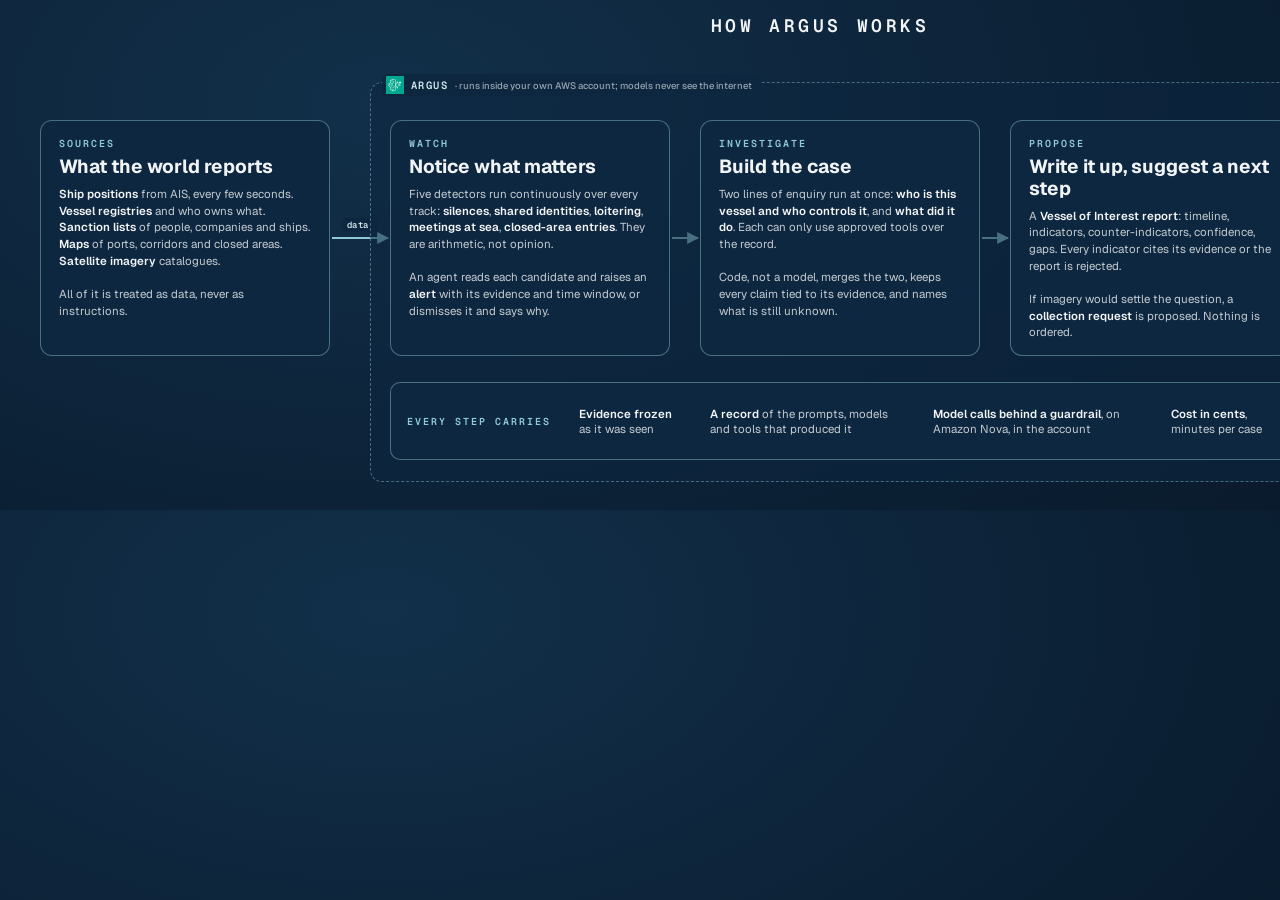
<file: docs/diagrams/src/architecture-overview.html>
<!doctype html>
<html><head><meta charset="utf-8">
<link rel="preconnect" href="https://fonts.googleapis.com">
<link href="https://fonts.googleapis.com/css2?family=Geist:wght@400;500;600;700&family=Geist+Mono:wght@400;500;600&display=swap" rel="stylesheet">
<link rel="stylesheet" href="_design.css">
<style>
  /* High-level view. Dark variant of the shared palette so the official AWS
     icons and product marks read as in AWS reference architectures. One icon and one name per
     node; boxes sized to their content; rows aligned across boxes (icon centres at y 322, 442, 586, 706; top row 142); connectors solid and orthogonal, icon edge to icon edge, with junction dots where a
     line branches, and no connector crossing another, an icon or a label.
     Icons: docs/diagrams/src/icons (see README). */
  body{width:1640px;height:510px;background:radial-gradient(1400px 800px at 30% 20%,#12304A,#0B1F33 60%,#081726);color:#F1F4F5}
  .ttl{position:absolute;left:0;right:0;top:14px;text-align:center;font-family:var(--mono);font-size:18px;font-weight:600;letter-spacing:3.6px;text-transform:uppercase;color:#F1F4F5}
  .legend{position:absolute;right:28px;top:20px;display:flex;gap:14px;align-items:center;font-size:10.5px;color:rgba(241,244,245,.75)}
  .legend span{display:flex;align-items:center;gap:5px}
  .grp{position:absolute;border:1.5px dashed rgba(143,201,214,.38);border-radius:12px}
  .grp.solid{border-style:solid;border-color:rgba(143,201,214,.4)}
  .glab{position:absolute;display:flex;align-items:center;gap:7px;font-family:var(--mono);font-size:10.5px;font-weight:600;letter-spacing:1.4px;text-transform:uppercase;color:#CFE3EA;background:#0E2740;padding:2px 8px 2px 4px;border-radius:6px;white-space:nowrap;z-index:1}
  .glab img{width:18px;height:18px;display:block}
  .glab .sub{font-family:var(--font);font-size:9.5px;font-weight:500;letter-spacing:0;text-transform:none;color:rgba(241,244,245,.6)}
  .glab.c{background:transparent;padding:0;justify-content:center}
  .glab.c .gi{display:flex;align-items:center;gap:7px;background:#0E2740;padding:2px 8px 2px 4px;border-radius:6px}
  .node{position:absolute;width:100px;margin-left:-50px;text-align:center;z-index:1}
  .node.w84{width:84px;margin-left:-42px}
  .node.w70{width:70px;margin-left:-35px}
  .node .ico{width:44px;height:44px;margin:0 auto;display:flex;align-items:center;justify-content:center}
  .node .ico img{width:44px;height:44px;display:block;border-radius:6px}
  .node .ico img.mark{width:40px;height:40px;border-radius:0}
  .node .lb{font-size:10.5px;font-weight:600;line-height:1.2;margin-top:10px;color:#F1F4F5;display:inline-block;padding:1px 0}
  .feed{position:absolute;display:flex;align-items:center;gap:8px;font-size:10.5px;font-weight:600;color:#F1F4F5;z-index:1}
  .feed img{width:26px;height:26px;display:block}
  .feed span{font-weight:500;color:rgba(241,244,245,.62);font-size:9.5px}
  .note{position:absolute;font-size:9.5px;color:rgba(241,244,245,.62);line-height:1.4;z-index:1}
  .vpill2{position:absolute;background:#0B1F33;border:1.5px dashed #E25B50;border-radius:20px;padding:10px 6px;font-family:var(--mono);font-size:9px;font-weight:600;letter-spacing:1.5px;color:#F2A59D;writing-mode:vertical-rl;transform:rotate(180deg);text-transform:uppercase;z-index:1}
  svg.wires{position:absolute;left:0;top:0;width:1640px;height:510px;pointer-events:none;z-index:0}
  svg.wires > path{fill:none;stroke:#8FC9D6;stroke-width:2}
  svg.wires circle{fill:#8FC9D6}
  svg.wires text{font-family:"Geist Mono",Menlo,monospace;font-size:9px;font-weight:600;fill:#CFE3EA;letter-spacing:.4px}
  svg.wires rect.lbg{fill:#0E2740;rx:4}
  .blk{position:absolute;background:#0E2740;border:1.5px solid rgba(143,201,214,.45);border-radius:12px;padding:16px 18px;z-index:1}
  .blk .k{font-family:var(--mono);font-size:10px;font-weight:600;letter-spacing:2px;text-transform:uppercase;color:#8FC9D6}
  .blk .t{font-size:19px;font-weight:700;color:#F1F4F5;margin-top:6px;line-height:1.15}
  .blk .d{font-size:11.5px;line-height:1.45;color:rgba(241,244,245,.8);margin-top:8px}
  .blk .d b{color:#F1F4F5;font-weight:600}
  .blk.big{background:rgba(14,39,64,.55);border-style:dashed;padding:0}
  .strip{position:absolute;background:#0E2740;border:1.5px solid rgba(143,201,214,.45);border-radius:10px;padding:10px 16px;font-size:11.5px;color:rgba(241,244,245,.8);z-index:1;display:flex;gap:28px;align-items:center}
  .strip b{color:#F1F4F5;font-weight:600}
  .strip .k{font-family:var(--mono);font-size:10px;font-weight:600;letter-spacing:2px;text-transform:uppercase;color:#8FC9D6;white-space:nowrap}
</style></head>
<body>

<div class="ttl">How Argus works</div>
<div class="legend">
  <span><svg width="26" height="10"><line x1="0" y1="5" x2="18" y2="5" stroke="#8FC9D6" stroke-width="2"/><polygon points="18,1.5 25,5 18,8.5" fill="#8FC9D6"/></svg> flow</span>
  <span><svg width="24" height="10"><line x1="0" y1="5" x2="24" y2="5" stroke="#E25B50" stroke-width="2" stroke-dasharray="5 4"/></svg> where people decide</span>
</div>

<!-- PLAN: five blocks left to right on one row (block tops 120, height 236); Argus as a dashed container around the
     middle three; a strip under it for what every step carries; the people boundary between Argus and the watch floor.
     Arrows leave and enter block edges at y 238, labels above them. -->
<svg class="wires" viewBox="0 0 1640 510">
  <defs><marker id="ah" viewBox="0 0 10 10" refX="9" refY="5" markerWidth="6" markerHeight="6" orient="auto-start-reverse"><path d="M0,0 L10,5 L0,10 z" fill="#8FC9D6"/></marker></defs>
  <path d="M332,238 H388" marker-end="url(#ah)"/>
  <rect class="lbg" x="342" y="218" width="36" height="13"/><text x="347" y="227.5">data</text>
  <path d="M672,238 H698" marker-end="url(#ah)"/>
  <path d="M982,238 H1008" marker-end="url(#ah)"/>
  <path d="M1292,238 H1368" marker-end="url(#ah)"/>
  <rect class="lbg" x="1316" y="244" width="48" height="13"/><text x="1321" y="253.5">drafts</text>
  <path d="M1485,358 V430 H1292" marker-end="url(#ah)"/>
  <rect class="lbg" x="1400" y="412" width="76" height="13"/><text x="1405" y="421.5">decisions</text>
</svg>

<div class="blk" style="left:40px;top:120px;width:290px;height:236px">
  <div class="k">Sources</div><div class="t">What the world reports</div>
  <div class="d"><b>Ship positions</b> from AIS, every few seconds.<br><b>Vessel registries</b> and who owns what.<br><b>Sanction lists</b> of people, companies and ships.<br><b>Maps</b> of ports, corridors and closed areas.<br><b>Satellite imagery</b> catalogues.<br><br>All of it is treated as data, never as instructions.</div>
</div>

<div class="blk big" style="left:370px;top:82px;width:940px;height:400px"></div>
<div class="glab" style="left:382px;top:74px"><img src="icons/aws/agentcore.svg" alt="">Argus <span class="sub">· runs inside your own AWS account; models never see the internet</span></div>

<div class="blk" style="left:390px;top:120px;width:280px;height:236px">
  <div class="k">Watch</div><div class="t">Notice what matters</div>
  <div class="d">Five detectors run continuously over every track: <b>silences</b>, <b>shared identities</b>, <b>loitering</b>, <b>meetings at sea</b>, <b>closed-area entries</b>. They are arithmetic, not opinion.<br><br>An agent reads each candidate and raises an <b>alert</b> with its evidence and time window, or dismisses it and says why.</div>
</div>
<div class="blk" style="left:700px;top:120px;width:280px;height:236px">
  <div class="k">Investigate</div><div class="t">Build the case</div>
  <div class="d">Two lines of enquiry run at once: <b>who is this vessel and who controls it</b>, and <b>what did it do</b>. Each can only use approved tools over the record.<br><br>Code, not a model, merges the two, keeps every claim tied to its evidence, and names what is still unknown.</div>
</div>
<div class="blk" style="left:1010px;top:120px;width:280px;height:236px">
  <div class="k">Propose</div><div class="t">Write it up, suggest a next step</div>
  <div class="d">A <b>Vessel of Interest report</b>: timeline, indicators, counter-indicators, confidence, gaps. Every indicator cites its evidence or the report is rejected.<br><br>If imagery would settle the question, a <b>collection request</b> is proposed. Nothing is ordered.</div>
</div>
<div class="strip" style="left:390px;top:382px;width:900px;height:78px">
  <span class="k">Every step carries</span>
  <span><b>Evidence frozen</b> as it was seen</span>
  <span><b>A record</b> of the prompts, models and tools that produced it</span>
  <span><b>Model calls behind a guardrail</b>, on Amazon Nova, in the account</span>
  <span><b>Cost in cents</b>, minutes per case</span>
</div>

<div class="vpill2" style="left:1328px;top:270px">people decide</div>

<div class="blk" style="left:1370px;top:120px;width:230px;height:236px">
  <div class="k">Watch floor</div><div class="t">Decide</div>
  <div class="d"><b>Review</b> alerts and reports; accept or reject.<br><br><b>Approve</b> or decline a collection request.<br><br>Every decision is written down with who and when, and can never be edited.</div>
</div>

</body></html>
</file>
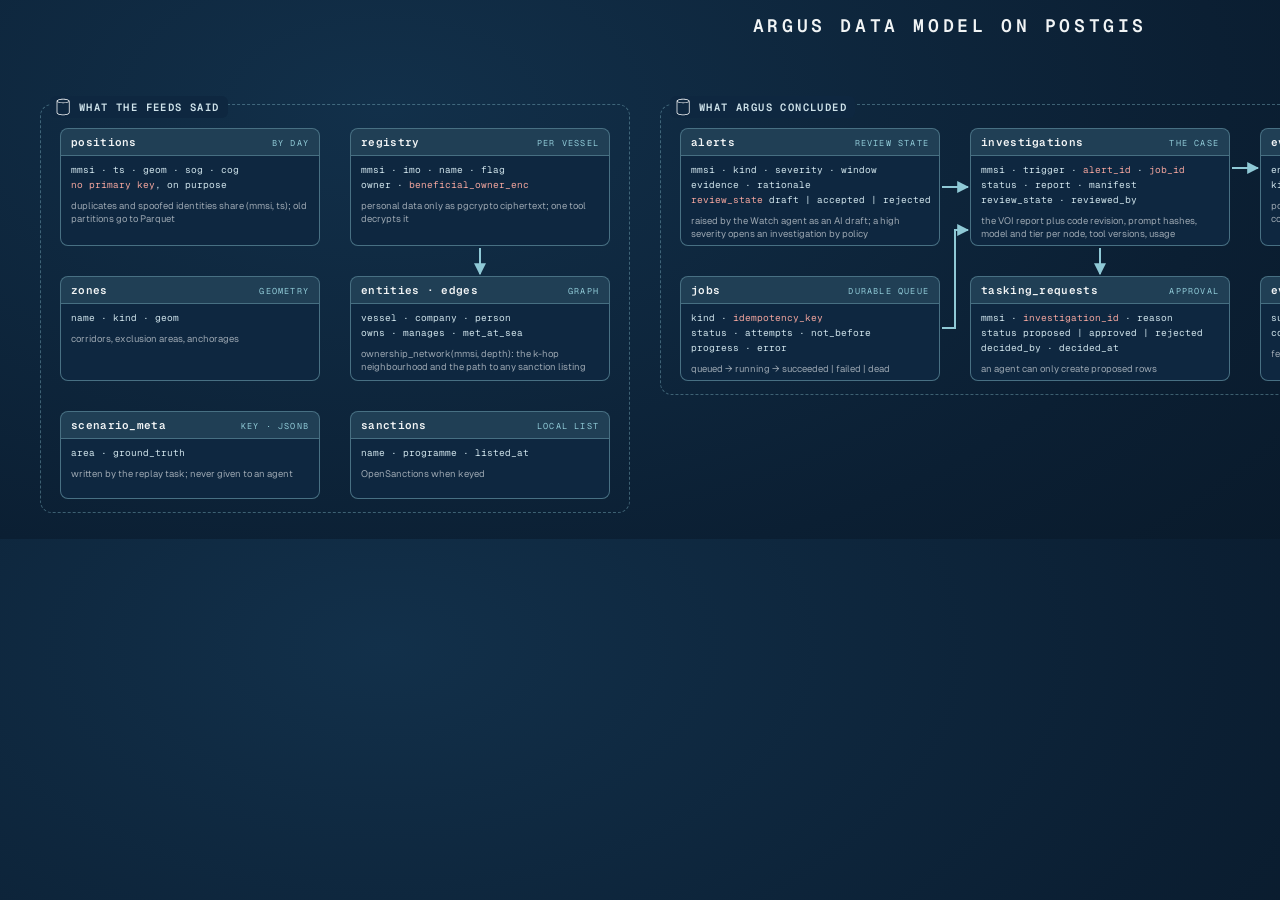
<file: docs/diagrams/src/data-model.html>
<!doctype html>
<html><head><meta charset="utf-8">
<link rel="preconnect" href="https://fonts.googleapis.com">
<link href="https://fonts.googleapis.com/css2?family=Geist:wght@400;500;600;700&family=Geist+Mono:wght@400;500;600&display=swap" rel="stylesheet">
<link rel="stylesheet" href="_design.css">
<style>
  /* Data model. Dark variant of the shared palette so the official AWS
     icons and product marks read as in AWS reference architectures. One icon and one name per
     node; boxes sized to their content; rows aligned across boxes (icon centres at y 322, 442, 586, 706; top row 142); connectors solid and orthogonal, icon edge to icon edge, with junction dots where a
     line branches, and no connector crossing another, an icon or a label.
     Icons: docs/diagrams/src/icons (see README). */
  body{width:1900px;height:539px;background:radial-gradient(1400px 800px at 30% 20%,#12304A,#0B1F33 60%,#081726);color:#F1F4F5}
  .ttl{position:absolute;left:0;right:0;top:14px;text-align:center;font-family:var(--mono);font-size:18px;font-weight:600;letter-spacing:3.6px;text-transform:uppercase;color:#F1F4F5}
  .legend{position:absolute;right:28px;top:20px;display:flex;gap:14px;align-items:center;font-size:10.5px;color:rgba(241,244,245,.75)}
  .legend span{display:flex;align-items:center;gap:5px}
  .grp{position:absolute;border:1.5px dashed rgba(143,201,214,.38);border-radius:12px}
  .grp.solid{border-style:solid;border-color:rgba(143,201,214,.4)}
  .glab{position:absolute;display:flex;align-items:center;gap:7px;font-family:var(--mono);font-size:10.5px;font-weight:600;letter-spacing:1.4px;text-transform:uppercase;color:#CFE3EA;background:#0E2740;padding:2px 8px 2px 4px;border-radius:6px;white-space:nowrap;z-index:1}
  .glab img{width:18px;height:18px;display:block}
  .glab .sub{font-family:var(--font);font-size:9.5px;font-weight:500;letter-spacing:0;text-transform:none;color:rgba(241,244,245,.6)}
  .glab.c{background:transparent;padding:0;justify-content:center}
  .glab.c .gi{display:flex;align-items:center;gap:7px;background:#0E2740;padding:2px 8px 2px 4px;border-radius:6px}
  .node{position:absolute;width:100px;margin-left:-50px;text-align:center;z-index:1}
  .node.w84{width:84px;margin-left:-42px}
  .node.w70{width:70px;margin-left:-35px}
  .node .ico{width:44px;height:44px;margin:0 auto;display:flex;align-items:center;justify-content:center}
  .node .ico img{width:44px;height:44px;display:block;border-radius:6px}
  .node .ico img.mark{width:40px;height:40px;border-radius:0}
  .node .lb{font-size:10.5px;font-weight:600;line-height:1.2;margin-top:10px;color:#F1F4F5;display:inline-block;padding:1px 0}
  .feed{position:absolute;display:flex;align-items:center;gap:8px;font-size:10.5px;font-weight:600;color:#F1F4F5;z-index:1}
  .feed img{width:26px;height:26px;display:block}
  .feed span{font-weight:500;color:rgba(241,244,245,.62);font-size:9.5px}
  .note{position:absolute;font-size:9.5px;color:rgba(241,244,245,.62);line-height:1.4;z-index:1}
  .vpill2{position:absolute;background:#0B1F33;border:1.5px dashed #E25B50;border-radius:20px;padding:10px 6px;font-family:var(--mono);font-size:9px;font-weight:600;letter-spacing:1.5px;color:#F2A59D;writing-mode:vertical-rl;transform:rotate(180deg);text-transform:uppercase;z-index:1}
  svg.wires{position:absolute;left:0;top:0;width:1900px;height:539px;pointer-events:none;z-index:0}
  svg.wires > path{fill:none;stroke:#8FC9D6;stroke-width:2}
  svg.wires circle{fill:#8FC9D6}
  svg.wires text{font-family:"Geist Mono",Menlo,monospace;font-size:9px;font-weight:600;fill:#CFE3EA;letter-spacing:.4px}
  svg.wires rect.lbg{fill:#0E2740;rx:4}
  .tbl{position:absolute;background:#0E2740;border:1.5px solid rgba(143,201,214,.45);border-radius:8px;overflow:hidden;z-index:1}
  .tbl .th{display:flex;justify-content:space-between;align-items:baseline;padding:6px 10px;background:rgba(143,201,214,.14);border-bottom:1px solid rgba(143,201,214,.35)}
  .tbl .th b{font-family:var(--mono);font-size:11px;font-weight:600;color:#F1F4F5;letter-spacing:.3px}
  .tbl .th i{font-family:var(--mono);font-size:8.5px;font-style:normal;letter-spacing:1.2px;text-transform:uppercase;color:#8FC9D6}
  .tbl .tc{padding:6px 10px 7px;font-family:var(--mono);font-size:9.5px;line-height:15px;color:#CFE3EA;white-space:nowrap}
  .tbl .tc em{font-style:normal;color:#F2A59D}
  .tbl .tn{padding:0 10px 7px;font-size:9.5px;line-height:13px;color:rgba(241,244,245,.62)}
</style></head>
<body>

<div class="ttl">Argus data model on PostGIS</div>
<div class="legend">
  <span><svg width="26" height="10"><line x1="0" y1="5" x2="18" y2="5" stroke="#8FC9D6" stroke-width="2"/><polygon points="18,1.5 25,5 18,8.5" fill="#8FC9D6"/></svg> references (the referencing column is highlighted)</span>
  <span><span style="width:11px;height:11px;border:1.5px dashed rgba(143,201,214,.55);border-radius:3px;display:inline-block"></span> concern</span>
</div>

<!-- Three concerns left to right; every table box has the same width, boxes in a row share one height,
     rows and columns align across the groups; a 30 px gap gives vertical references a visible shaft. -->
<svg class="wires" viewBox="0 0 1900 539">
  <defs><marker id="ah" viewBox="0 0 10 10" refX="9" refY="5" markerWidth="6" markerHeight="6" orient="auto-start-reverse"><path d="M0,0 L10,5 L0,10 z" fill="#8FC9D6"/></marker></defs>
  <path d="M480,248 V274" marker-end="url(#ah)"/>
  <path d="M942,187 H968" marker-end="url(#ah)"/>
  <path d="M942,328 H955 V230 H968" marker-end="url(#ah)"/>
  <path d="M1100,248 V274" marker-end="url(#ah)"/>
  <path d="M1232,168 H1258" marker-end="url(#ah)"/>
  <path d="M1522,168 H1588" marker-end="url(#ah)"/>
</svg>

<div class="tbl" style="left:60px;top:128px;width:260px;height:118px"><div class="th"><b>positions</b><i>by day</i></div><div class="tc">mmsi · ts · geom · sog · cog<br><em>no primary key</em>, on purpose</div><div class="tn">duplicates and spoofed identities share (mmsi, ts); old partitions go to Parquet</div></div>
<div class="tbl" style="left:60px;top:276px;width:260px;height:105px"><div class="th"><b>zones</b><i>geometry</i></div><div class="tc">name · kind · geom</div><div class="tn">corridors, exclusion areas, anchorages</div></div>
<div class="tbl" style="left:60px;top:411px;width:260px;height:88px"><div class="th"><b>scenario_meta</b><i>key · jsonb</i></div><div class="tc">area · ground_truth</div><div class="tn">written by the replay task; never given to an agent</div></div>
<div class="tbl" style="left:350px;top:128px;width:260px;height:118px"><div class="th"><b>registry</b><i>per vessel</i></div><div class="tc">mmsi · imo · name · flag<br>owner · <em>beneficial_owner_enc</em></div><div class="tn">personal data only as pgcrypto ciphertext; one tool decrypts it</div></div>
<div class="tbl" style="left:350px;top:276px;width:260px;height:105px"><div class="th"><b>entities · edges</b><i>graph</i></div><div class="tc">vessel · company · person<br>owns · manages · met_at_sea</div><div class="tn">ownership_network(mmsi, depth): the k-hop neighbourhood and the path to any sanction listing</div></div>
<div class="tbl" style="left:350px;top:411px;width:260px;height:88px"><div class="th"><b>sanctions</b><i>local list</i></div><div class="tc">name · programme · listed_at</div><div class="tn">OpenSanctions when keyed</div></div>
<div class="tbl" style="left:680px;top:128px;width:260px;height:118px"><div class="th"><b>alerts</b><i>review state</i></div><div class="tc">mmsi · kind · severity · window<br>evidence · rationale<br><em>review_state</em> draft | accepted | rejected</div><div class="tn">raised by the Watch agent as an AI draft; a high severity opens an investigation by policy</div></div>
<div class="tbl" style="left:680px;top:276px;width:260px;height:105px"><div class="th"><b>jobs</b><i>durable queue</i></div><div class="tc">kind · <em>idempotency_key</em><br>status · attempts · not_before<br>progress · error</div><div class="tn">queued → running → succeeded | failed | dead</div></div>
<div class="tbl" style="left:970px;top:128px;width:260px;height:118px"><div class="th"><b>investigations</b><i>the case</i></div><div class="tc">mmsi · trigger · <em>alert_id</em> · <em>job_id</em><br>status · report · manifest<br>review_state · reviewed_by</div><div class="tn">the VOI report plus code revision, prompt hashes, model and tier per node, tool versions, usage</div></div>
<div class="tbl" style="left:970px;top:276px;width:260px;height:105px"><div class="th"><b>tasking_requests</b><i>approval</i></div><div class="tc">mmsi · <em>investigation_id</em> · reason<br>status proposed | approved | rejected<br>decided_by · decided_at</div><div class="tn">an agent can only create proposed rows</div></div>
<div class="tbl" style="left:1260px;top:128px;width:260px;height:118px"><div class="th"><b>evidence_snapshots</b><i>frozen</i></div><div class="tc">entity_kind · <em>entity_id</em><br>kind · payload</div><div class="tn">positions, registry, network and tool outputs frozen at completion</div></div>
<div class="tbl" style="left:1260px;top:276px;width:260px;height:105px"><div class="th"><b>eval_runs</b><i>scores</i></div><div class="tc">suite · scores · passed<br>code_revision · prompt hashes</div><div class="tn">feeds the eval-gate rule and alarm</div></div>
<div class="tbl" style="left:1590px;top:128px;width:260px;height:118px"><div class="th"><b>audit_events</b><i>append-only</i></div><div class="tc">ts · actor · actor_kind · action<br>entity_kind · entity_id · details</div><div class="tn">a trigger rejects UPDATE and DELETE; every API state change writes one row, agents included; never pruned</div></div>
<div class="tbl" style="left:1590px;top:276px;width:260px;height:105px"><div class="th"><b>retention_policy</b><i>classes</i></div><div class="tc">positions · 90 days hot, then Parquet<br>findings · audit · evidence · 7 years</div></div>
<div class="tbl" style="left:1590px;top:411px;width:260px;height:88px"><div class="th"><b>schema</b><i><span data-count="migrations">10</span> idempotent migrations</i></div><div class="tc">data/sql/001 … 010 · IF NOT EXISTS</div><div class="tn">applied by the replay task on every start, locally and on Aurora</div></div>
<div class="grp" style="left:40px;top:104px;width:590px;height:409px"></div>
<div class="glab" style="left:50px;top:96px"><img src="icons/aws/database.svg" alt="">What the feeds said</div>
<div class="grp" style="left:660px;top:104px;width:880px;height:291px"></div>
<div class="glab" style="left:670px;top:96px"><img src="icons/aws/database.svg" alt="">What Argus concluded</div>
<div class="grp" style="left:1570px;top:104px;width:300px;height:409px"></div>
<div class="glab" style="left:1580px;top:96px"><img src="icons/aws/database.svg" alt="">The record</div>

</body></html>
</file>
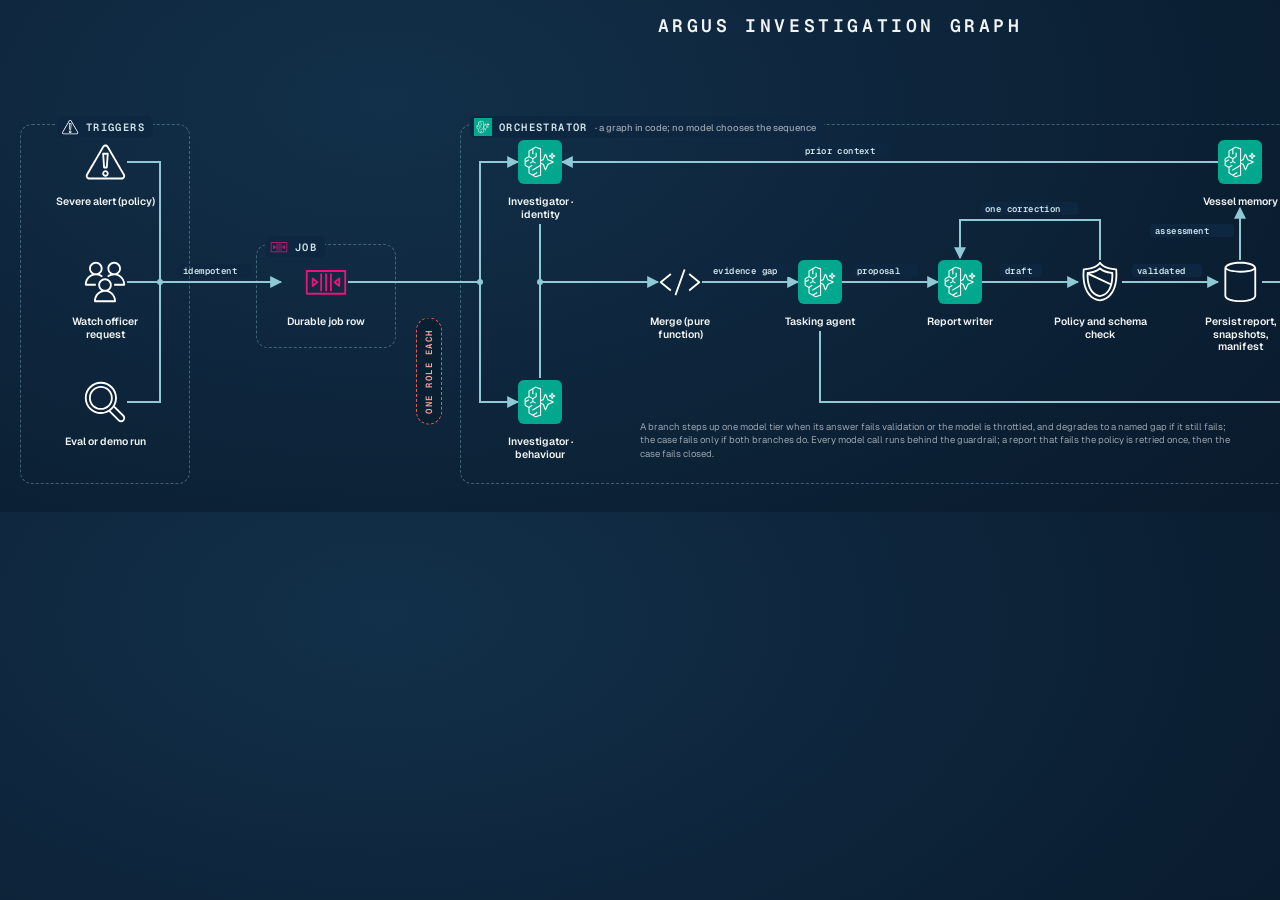
<file: docs/diagrams/src/investigation-graph.html>
<!doctype html>
<html><head><meta charset="utf-8">
<link rel="preconnect" href="https://fonts.googleapis.com">
<link href="https://fonts.googleapis.com/css2?family=Geist:wght@400;500;600;700&family=Geist+Mono:wght@400;500;600&display=swap" rel="stylesheet">
<link rel="stylesheet" href="_design.css">
<style>
  /* Investigation graph. Dark variant of the shared palette so the official AWS
     icons and product marks read as in AWS reference architectures. One icon and one name per
     node; boxes sized to their content; rows aligned across boxes (icon centres at y 322, 442, 586, 706; top row 142); connectors solid and orthogonal, icon edge to icon edge, with junction dots where a
     line branches, and no connector crossing another, an icon or a label.
     Icons: docs/diagrams/src/icons (see README). */
  body{width:1680px;height:512px;background:radial-gradient(1400px 800px at 30% 20%,#12304A,#0B1F33 60%,#081726);color:#F1F4F5}
  .ttl{position:absolute;left:0;right:0;top:14px;text-align:center;font-family:var(--mono);font-size:18px;font-weight:600;letter-spacing:3.6px;text-transform:uppercase;color:#F1F4F5}
  .legend{position:absolute;right:28px;top:20px;display:flex;gap:14px;align-items:center;font-size:10.5px;color:rgba(241,244,245,.75)}
  .legend span{display:flex;align-items:center;gap:5px}
  .grp{position:absolute;border:1.5px dashed rgba(143,201,214,.38);border-radius:12px}
  .grp.solid{border-style:solid;border-color:rgba(143,201,214,.4)}
  .glab{position:absolute;display:flex;align-items:center;gap:7px;font-family:var(--mono);font-size:10.5px;font-weight:600;letter-spacing:1.4px;text-transform:uppercase;color:#CFE3EA;background:#0E2740;padding:2px 8px 2px 4px;border-radius:6px;white-space:nowrap;z-index:1}
  .glab img{width:18px;height:18px;display:block}
  .glab .sub{font-family:var(--font);font-size:9.5px;font-weight:500;letter-spacing:0;text-transform:none;color:rgba(241,244,245,.6)}
  .glab.c{background:transparent;padding:0;justify-content:center}
  .glab.c .gi{display:flex;align-items:center;gap:7px;background:#0E2740;padding:2px 8px 2px 4px;border-radius:6px}
  .node{position:absolute;width:100px;margin-left:-50px;text-align:center;z-index:1}
  .node.w84{width:84px;margin-left:-42px}
  .node.w70{width:70px;margin-left:-35px}
  .node .ico{width:44px;height:44px;margin:0 auto;display:flex;align-items:center;justify-content:center}
  .node .ico img{width:44px;height:44px;display:block;border-radius:6px}
  .node .ico img.mark{width:40px;height:40px;border-radius:0}
  .node .lb{font-size:10.5px;font-weight:600;line-height:1.2;margin-top:10px;color:#F1F4F5;display:inline-block;padding:1px 0}
  .feed{position:absolute;display:flex;align-items:center;gap:8px;font-size:10.5px;font-weight:600;color:#F1F4F5;z-index:1}
  .feed img{width:26px;height:26px;display:block}
  .feed span{font-weight:500;color:rgba(241,244,245,.62);font-size:9.5px}
  .note{position:absolute;font-size:9.5px;color:rgba(241,244,245,.62);line-height:1.4;z-index:1}
  .vpill2{position:absolute;background:#0B1F33;border:1.5px dashed #E25B50;border-radius:20px;padding:10px 6px;font-family:var(--mono);font-size:9px;font-weight:600;letter-spacing:1.5px;color:#F2A59D;writing-mode:vertical-rl;transform:rotate(180deg);text-transform:uppercase;z-index:1}
  svg.wires{position:absolute;left:0;top:0;width:1680px;height:512px;pointer-events:none;z-index:0}
  svg.wires > path{fill:none;stroke:#8FC9D6;stroke-width:2}
  svg.wires circle{fill:#8FC9D6}
  svg.wires text{font-family:"Geist Mono",Menlo,monospace;font-size:9px;font-weight:600;fill:#CFE3EA;letter-spacing:.4px}
  svg.wires rect.lbg{fill:#0E2740;rx:4}
</style></head>
<body>

<div class="ttl">Argus investigation graph</div>
<div class="legend">
  <span><svg width="26" height="10"><line x1="0" y1="5" x2="18" y2="5" stroke="#8FC9D6" stroke-width="2"/><polygon points="18,1.5 25,5 18,8.5" fill="#8FC9D6"/></svg> call · data flow</span>
  <span><svg width="24" height="10"><line x1="0" y1="5" x2="24" y2="5" stroke="#E25B50" stroke-width="2" stroke-dasharray="5 4"/></svg> trust boundary</span>
  <span><span style="width:11px;height:11px;border:1.5px dashed rgba(143,201,214,.55);border-radius:3px;display:inline-block"></span> group</span>
</div>

<!-- PLAN: rows (icon centre y) r1 162 · r2 282 · r3 402. columns: triggers 105; job 303; graph 500 · 640 · 780 · 920 · 1060 · 1200;
     watch floor 1420 · 1540. The graph runs left to right on r2; the two Investigator branches sit on r1 and r3 and
     join at x 500; the retry loop uses y 220; the proposal uses r3; vessel memory sits on r1 at the end. -->
<svg class="wires" viewBox="0 0 1680 512">
  <defs>
    <marker id="ah" viewBox="0 0 10 10" refX="9" refY="5" markerWidth="6" markerHeight="6" orient="auto-start-reverse"><path d="M0,0 L10,5 L0,10 z" fill="#8FC9D6"/></marker>
  </defs>
  <!-- three triggers, one durable job (idempotency key) -->
  <path d="M127,162 H160 V402 H127"/>
  <path d="M127,282 H160"/>
  <path d="M160,282 H281" marker-end="url(#ah)"/>
  <circle cx="160" cy="282" r="3"/>
  <rect class="lbg" x="178" y="264" width="74" height="13"/><text x="183" y="273.5">idempotent</text>
  <!-- the worker invokes the orchestrator; both branches start at once -->
  <path d="M348,282 H480 V162 H518" marker-end="url(#ah)"/>
  <path d="M480,282 V402 H518" marker-end="url(#ah)"/>
  <circle cx="480" cy="282" r="3"/>
  <!-- the branches join into the pure merge -->
  <path d="M540,224 V282 H658" marker-end="url(#ah)"/>
  <path d="M540,378 V282"/>
  <circle cx="540" cy="282" r="3"/>
  <!-- merge -> tasking -> report -> policy -> persist -->
  <path d="M702,282 H798" marker-end="url(#ah)"/>
  <rect class="lbg" x="708" y="264" width="84" height="13"/><text x="713" y="273.5">evidence gap</text>
  <path d="M842,282 H938" marker-end="url(#ah)"/>
  <rect class="lbg" x="852" y="264" width="66" height="13"/><text x="857" y="273.5">proposal</text>
  <path d="M982,282 H1078" marker-end="url(#ah)"/>
  <rect class="lbg" x="1000" y="264" width="42" height="13"/><text x="1005" y="273.5">draft</text>
  <path d="M1100,260 V220 H960 V258" marker-end="url(#ah)"/>
  <rect class="lbg" x="980" y="202" width="98" height="13"/><text x="985" y="211.5">one correction</text>
  <path d="M1122,282 H1218" marker-end="url(#ah)"/>
  <rect class="lbg" x="1132" y="264" width="70" height="13"/><text x="1137" y="273.5">validated</text>
  <!-- what the vessel is remembered by, and what the next run starts with -->
  <path d="M1240,260 V208" marker-end="url(#ah)"/>
  <rect class="lbg" x="1150" y="224" width="84" height="13"/><text x="1155" y="233.5">assessment</text>
  <path d="M1218,162 H562" marker-end="url(#ah)"/>
  <rect class="lbg" x="800" y="144" width="92" height="13"/><text x="805" y="153.5">prior context</text>
  <!-- the tasking proposal takes its own path to the floor -->
  <path d="M820,331 V402 H1438" marker-end="url(#ah)"/>
  <rect class="lbg" x="1340" y="384" width="66" height="13"/><text x="1345" y="393.5">proposal</text>
  <!-- the report reaches the floor as a draft; officers decide; every decision is recorded -->
  <path d="M1262,282 H1438" marker-end="url(#ah)"/>
  <rect class="lbg" x="1340" y="264" width="60" height="13"/><text x="1345" y="273.5">AI draft</text>
  <path d="M1482,282 H1558" marker-end="url(#ah)"/>
  <path d="M1482,402 H1520 V331" marker-end="url(#ah)"/>
  <path d="M1580,331 V378" marker-end="url(#ah)"/>
  <rect class="lbg" x="1586" y="340" width="48" height="13"/><text x="1591" y="349.5">audit</text>
</svg>

<!-- ===== triggers ===== -->
<div class="grp" style="left:20px;top:124px;width:170px;height:360px"></div>
<div class="glab c" style="left:20px;top:116px;width:170px"><span class="gi"><img src="icons/aws/alert.svg" alt="">Triggers</span></div>
<div class="node" style="left:105px;top:140px"><div class="ico"><img src="icons/aws/alert.svg" alt=""></div><div class="lb">Severe alert (policy)</div></div>
<div class="node" style="left:105px;top:260px"><div class="ico"><img src="icons/aws/users.svg" alt=""></div><div class="lb">Watch officer request</div></div>
<div class="node" style="left:105px;top:380px"><div class="ico"><img src="icons/aws/search.svg" alt=""></div><div class="lb">Eval or demo run</div></div>

<!-- ===== the durable job ===== -->
<div class="grp" style="left:256px;top:244px;width:140px;height:104px"></div>
<div class="glab" style="left:266px;top:236px"><img src="icons/aws/queue.svg" alt="">Job</div>
<div class="node" style="left:326px;top:260px"><div class="ico"><img src="icons/aws/queue.svg" alt=""></div><div class="lb">Durable job row</div></div>

<!-- boundary: the worker invokes the orchestrator with its own role -->
<div class="vpill2" style="left:416px;top:318px">one role each</div>

<!-- ===== the orchestrator: a graph in code ===== -->
<div class="grp" style="left:460px;top:124px;width:840px;height:360px"></div>
<div class="glab" style="left:470px;top:116px"><img src="icons/aws/agentcore.svg" alt="">Orchestrator <span class="sub">· a graph in code; no model chooses the sequence</span></div>
<div class="node" style="left:540px;top:140px"><div class="ico"><img src="icons/aws/agentcore.svg" alt=""></div><div class="lb">Investigator · identity</div></div>
<div class="node" style="left:540px;top:380px"><div class="ico"><img src="icons/aws/agentcore.svg" alt=""></div><div class="lb">Investigator · behaviour</div></div>
<div class="node" style="left:680px;top:260px"><div class="ico"><img src="icons/aws/code.svg" alt=""></div><div class="lb">Merge (pure function)</div></div>
<div class="node" style="left:820px;top:260px"><div class="ico"><img src="icons/aws/agentcore.svg" alt=""></div><div class="lb">Tasking agent</div></div>
<div class="node" style="left:960px;top:260px"><div class="ico"><img src="icons/aws/agentcore.svg" alt=""></div><div class="lb">Report writer</div></div>
<div class="node" style="left:1100px;top:260px"><div class="ico"><img src="icons/aws/shield.svg" alt=""></div><div class="lb">Policy and schema check</div></div>
<div class="node" style="left:1240px;top:260px"><div class="ico"><img src="icons/aws/database.svg" alt=""></div><div class="lb">Persist report, snapshots, manifest</div></div>
<div class="node" style="left:1240px;top:140px"><div class="ico"><img src="icons/aws/agentcore.svg" alt=""></div><div class="lb">Vessel memory</div></div>
<div class="note" style="left:640px;top:420px;width:600px">A branch steps up one model tier when its answer fails validation or the model is throttled, and degrades to a named gap if it still fails; the case fails only if both branches do. Every model call runs behind the guardrail; a report that fails the policy is retried once, then the case fails closed.</div>

<!-- boundary: only drafts and proposals cross to the floor -->
<div class="vpill2" style="left:1328px;top:140px">humans decide</div>

<!-- ===== watch floor ===== -->
<div class="grp" style="left:1400px;top:244px;width:240px;height:240px"></div>
<div class="glab c" style="left:1400px;top:236px;width:240px"><span class="gi"><img src="icons/aws/users.svg" alt="">Watch floor</span></div>
<div class="node" style="left:1460px;top:260px"><div class="ico"><img src="icons/aws/documents.svg" alt=""></div><div class="lb">Review report</div></div>
<div class="node" style="left:1580px;top:260px"><div class="ico"><img src="icons/aws/users.svg" alt=""></div><div class="lb">Watch officers</div></div>
<div class="node" style="left:1460px;top:380px"><div class="ico"><img src="icons/aws/shield.svg" alt=""></div><div class="lb">Approve tasking</div></div>
<div class="node" style="left:1580px;top:380px"><div class="ico"><img src="icons/aws/logs.svg" alt=""></div><div class="lb">Audit log</div></div>

</body></html>
</file>
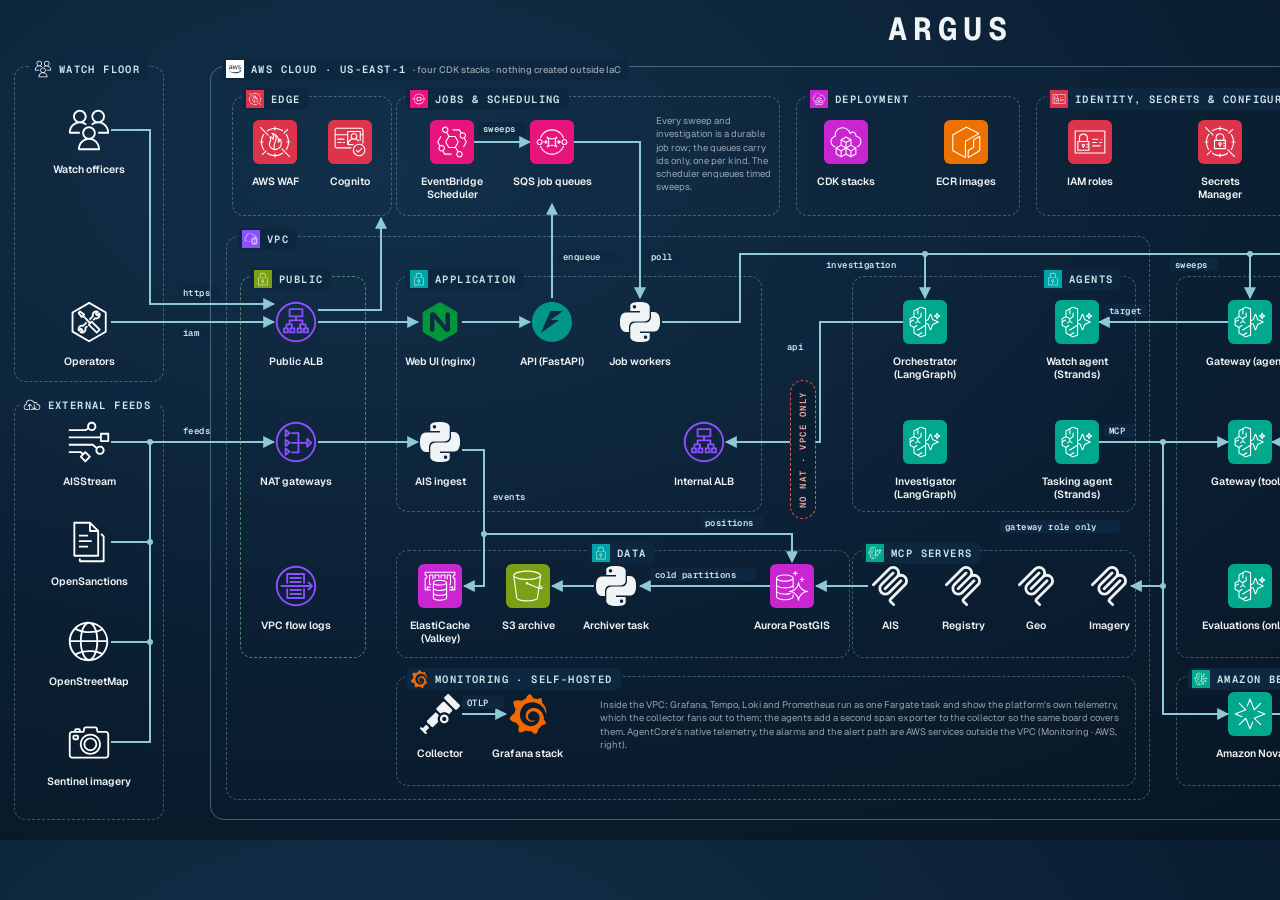
<file: docs/diagrams/src/technical-architecture.html>
<!doctype html>
<html><head><meta charset="utf-8">
<link rel="preconnect" href="https://fonts.googleapis.com">
<link href="https://fonts.googleapis.com/css2?family=Geist:wght@400;500;600;700&family=Geist+Mono:wght@400;500;600&display=swap" rel="stylesheet">
<link rel="stylesheet" href="_design.css">
<style>
  /* Technical architecture. Dark variant of the shared palette so the official AWS
     icons and product marks read as in AWS reference architectures. One icon and one name per
     node; boxes sized to their content; rows aligned across boxes (icon centres at y 322, 442, 586, 706; top row 142); connectors solid and orthogonal, icon edge to icon edge, with junction dots where a
     line branches, and no connector crossing another, an icon or a label.
     Icons: docs/diagrams/src/icons (see README). */
  body{width:1900px;height:840px;background:radial-gradient(1400px 800px at 30% 20%,#12304A,#0B1F33 60%,#081726);color:#F1F4F5}
  .ttl{position:absolute;left:0;right:0;top:8px;text-align:center;font-family:var(--mono);font-size:32px;font-weight:700;letter-spacing:6px;text-transform:uppercase;color:#F1F4F5}
  .legend{position:absolute;right:28px;top:20px;display:flex;gap:14px;align-items:center;font-size:10.5px;color:rgba(241,244,245,.75)}
  .legend span{display:flex;align-items:center;gap:5px}
  .grp{position:absolute;border:1.5px dashed rgba(143,201,214,.38);border-radius:12px}
  .grp.solid{border-style:solid;border-color:rgba(143,201,214,.4)}
  .glab{position:absolute;display:flex;align-items:center;gap:7px;font-family:var(--mono);font-size:10.5px;font-weight:600;letter-spacing:1.4px;text-transform:uppercase;color:#CFE3EA;background:#0E2740;padding:2px 8px 2px 4px;border-radius:6px;white-space:nowrap;z-index:1}
  .glab img{width:18px;height:18px;display:block}
  .glab .sub{font-family:var(--font);font-size:9.5px;font-weight:500;letter-spacing:0;text-transform:none;color:rgba(241,244,245,.6)}
  .glab.c{background:transparent;padding:0;justify-content:center}
  .glab.c .gi{display:flex;align-items:center;gap:7px;background:#0E2740;padding:2px 8px 2px 4px;border-radius:6px}
  .node{position:absolute;width:100px;margin-left:-50px;text-align:center;z-index:1}
  .node.w84{width:84px;margin-left:-42px}
  .node.w70{width:70px;margin-left:-35px}
  .node .ico{width:44px;height:44px;margin:0 auto;display:flex;align-items:center;justify-content:center}
  .node .ico img{width:44px;height:44px;display:block;border-radius:6px}
  .node .ico img.mark{width:40px;height:40px;border-radius:0}
  .node .lb{font-size:10.5px;font-weight:600;line-height:1.2;margin-top:10px;color:#F1F4F5;display:inline-block;padding:1px 0}
  .feed{position:absolute;display:flex;align-items:center;gap:8px;font-size:10.5px;font-weight:600;color:#F1F4F5;z-index:1}
  .feed img{width:26px;height:26px;display:block}
  .feed span{font-weight:500;color:rgba(241,244,245,.62);font-size:9.5px}
  .note{position:absolute;font-size:9.5px;color:rgba(241,244,245,.62);line-height:1.4;z-index:1}
  .vpill2{position:absolute;background:#0B1F33;border:1.5px dashed #E25B50;border-radius:20px;padding:10px 6px;font-family:var(--mono);font-size:9px;font-weight:600;letter-spacing:1.5px;color:#F2A59D;writing-mode:vertical-rl;transform:rotate(180deg);text-transform:uppercase;z-index:1}
  svg.wires{position:absolute;left:0;top:0;width:1900px;height:840px;pointer-events:none;z-index:0}
  svg.wires > path{fill:none;stroke:#8FC9D6;stroke-width:2}
  svg.wires circle{fill:#8FC9D6}
  svg.wires text{font-family:"Geist Mono",Menlo,monospace;font-size:9px;font-weight:600;fill:#CFE3EA;letter-spacing:.4px}
  svg.wires rect.lbg{fill:#0E2740;rx:4}
</style></head>
<body>

<div class="ttl">Argus</div>
<div class="legend">
  <span><svg width="26" height="10"><line x1="0" y1="5" x2="18" y2="5" stroke="#8FC9D6" stroke-width="2"/><polygon points="18,1.5 25,5 18,8.5" fill="#8FC9D6"/></svg> call · data flow</span>
  <span><svg width="24" height="10"><line x1="0" y1="5" x2="24" y2="5" stroke="#E25B50" stroke-width="2" stroke-dasharray="5 4"/></svg> trust boundary</span>
  <span><span style="width:11px;height:11px;border:1.5px dashed rgba(143,201,214,.55);border-radius:3px;display:inline-block"></span> group</span>
</div>

<!-- ===== wires (icon edge to icon edge; icons are 44 px; row centres 142 · 322 · 442 · 586 · 706;
     columns 440 · 552 · 640 · 704 in the application, 925 · 1077 agents, 1250 · 1373 · 1496 AgentCore,
     1656 · 1800 monitoring; labels sit beside a wire, never on a box border) ===== -->
<svg class="wires" viewBox="0 0 1900 840">
  <defs>
    <marker id="ah" viewBox="0 0 10 10" refX="9" refY="5" markerWidth="6" markerHeight="6" orient="auto-start-reverse"><path d="M0,0 L10,5 L0,10 z" fill="#8FC9D6"/></marker>
  </defs>
  <!-- officers (browser, https) and operators (caller token, iam) -> public ALB -> web ui -> api -->
  <path d="M111,130 H150 V304 H274" marker-end="url(#ah)"/>
  <rect class="lbg" x="178" y="286" width="42" height="13"/><text x="183" y="295.5">https</text>
  <path d="M111,322 H274" marker-end="url(#ah)"/>
  <rect class="lbg" x="178" y="326" width="34" height="13"/><text x="183" y="335.5">iam</text>
  <path d="M318,322 H418" marker-end="url(#ah)"/>
  <path d="M462,322 H530" marker-end="url(#ah)"/>
  <!-- public ALB -> edge (web ACL, sign-in), up the gap between the public and application boxes -->
  <path d="M318,310 H381 V218" marker-end="url(#ah)"/>
  <!-- api -> jobs queue (up), scheduler -> queue, queue -> worker -->
  <path d="M552,298 V204" marker-end="url(#ah)"/>
  <rect class="lbg" x="558" y="250" width="60" height="13"/><text x="563" y="259.5">enqueue</text>
  <path d="M474,142 H530" marker-end="url(#ah)"/>
  <rect class="lbg" x="478" y="122" width="48" height="13"/><text x="483" y="131.5">sweeps</text>
  <path d="M574,142 H640 V298" marker-end="url(#ah)"/>
  <rect class="lbg" x="646" y="250" width="34" height="13"/><text x="651" y="259.5">poll</text>
  <!-- worker -> registry (discovery) with taps to the orchestrator (investigations) and the agents gateway (sweeps) -->
  <path d="M662,322 H740 V254 H1373 V298" marker-end="url(#ah)"/>
  <path d="M925,254 V298" marker-end="url(#ah)"/>
  <path d="M1250,254 V298" marker-end="url(#ah)"/>
  <circle cx="925" cy="254" r="3"/><circle cx="1250" cy="254" r="3"/>
  <rect class="lbg" x="821" y="258" width="100" height="13"/><text x="826" y="267.5">investigation</text>
  <rect class="lbg" x="1170" y="258" width="48" height="13"/><text x="1175" y="267.5">sweeps</text>
  <rect class="lbg" x="1379" y="258" width="70" height="13"/><text x="1384" y="267.5">discovery</text>
  <!-- agents gateway -> watch (runtime target) -->
  <path d="M1228,322 H1099" marker-end="url(#ah)"/>
  <rect class="lbg" x="1104" y="304" width="42" height="13"/><text x="1109" y="313.5">target</text>
  <!-- orchestrator -> internal ALB (api) -->
  <path d="M903,322 H820 V442 H726" marker-end="url(#ah)"/>
  <rect class="lbg" x="782" y="340" width="34" height="13"/><text x="787" y="349.5">api</text>
  <!-- agents -> tools gateway (MCP); the corridor trunk also feeds the tool servers and Nova -->
  <path d="M1099,442 H1228" marker-end="url(#ah)"/>
  <circle cx="1163" cy="442" r="3"/>
  <rect class="lbg" x="1104" y="424" width="32" height="13"/><text x="1109" y="433.5">MCP</text>
  <path d="M1163,442 V586 H1131" marker-end="url(#ah)"/>
  <circle cx="1163" cy="586" r="3"/>
  <rect class="lbg" x="1000" y="520" width="120" height="13"/><text x="1005" y="529.5">gateway role only</text>
  <path d="M1163,586 V714 H1228" marker-end="url(#ah)"/>
  <!-- policy engine -> tools gateway; Nova -> guardrail -->
  <path d="M1351,442 H1272" marker-end="url(#ah)"/>
  <rect class="lbg" x="1282" y="424" width="56" height="13"/><text x="1287" y="433.5">enforce</text>
  <path d="M1272,714 H1351" marker-end="url(#ah)"/>
  <!-- tool servers -> Aurora; Aurora -> archiver -> S3 -->
  <path d="M868,586 H816" marker-end="url(#ah)"/>
  <path d="M770,586 H640" marker-end="url(#ah)"/>
  <rect class="lbg" x="650" y="568" width="106" height="13"/><text x="655" y="577.5">cold partitions</text>
  <path d="M594,586 H552" marker-end="url(#ah)"/>
  <!-- feeds -> NAT -> AIS ingest; AIS ingest -> ElastiCache (events) and Aurora (positions) -->
  <path d="M111,442 H274" marker-end="url(#ah)"/>
  <path d="M111,542 H150"/><path d="M111,642 H150"/><path d="M111,742 H150 V442"/>
  <circle cx="150" cy="442" r="3"/><circle cx="150" cy="542" r="3"/><circle cx="150" cy="642" r="3"/>
  <rect class="lbg" x="178" y="424" width="42" height="13"/><text x="183" y="433.5">feeds</text>
  <path d="M318,442 H418" marker-end="url(#ah)"/>
  <path d="M462,450 H484 V586 H464" marker-end="url(#ah)"/>
  <rect class="lbg" x="488" y="490" width="48" height="13"/><text x="493" y="499.5">events</text>
  <path d="M484,534 H792 V562" marker-end="url(#ah)"/>
  <circle cx="484" cy="534" r="3"/>
  <rect class="lbg" x="700" y="516" width="64" height="13"/><text x="705" y="525.5">positions</text>
  <!-- collector -> Grafana stack -->
  <path d="M462,714 H506" marker-end="url(#ah)"/>
  <rect class="lbg" x="462" y="696" width="42" height="13"/><text x="467" y="705.5">OTLP</text>
  <!-- monitoring: straight down from each label to the next icon; sideways to the second column -->
  <path d="M1656,388 V418" marker-end="url(#ah)"/>
  <path d="M1656,495 V562" marker-end="url(#ah)"/>
  <rect class="lbg" x="1662" y="518" width="48" height="13"/><text x="1667" y="527.5">alarms</text>
  <path d="M1678,322 H1778" marker-end="url(#ah)"/>
  <rect class="lbg" x="1690" y="304" width="42" height="13"/><text x="1695" y="313.5">spans</text>
  <path d="M1800,388 V418" marker-end="url(#ah)"/>
  <path d="M1678,586 H1778" marker-end="url(#ah)"/>
</svg>

<!-- ===== outside AWS: one column as tall as the cloud box ===== -->
<div class="grp" style="left:14px;top:66px;width:150px;height:316px"></div>
<div class="glab c" style="left:14px;top:58px;width:150px"><span class="gi"><img src="icons/aws/users.svg" alt="">Watch floor</span></div>
<div class="node" style="left:89px;top:108px"><div class="ico"><img src="icons/aws/users.svg" alt=""></div><div class="lb">Watch officers</div></div>
<div class="node" style="left:89px;top:300px"><div class="ico"><img src="icons/aws/toolkit.svg" alt=""></div><div class="lb">Operators</div></div>

<div class="grp" style="left:14px;top:402px;width:150px;height:418px"></div>
<div class="glab c" style="left:14px;top:394px;width:150px"><span class="gi"><img src="icons/aws/internet.svg" alt="">External feeds</span></div>
<div class="node" style="left:89px;top:420px"><div class="ico"><img src="icons/aws/datastream.svg" alt=""></div><div class="lb">AISStream</div></div>
<div class="node" style="left:89px;top:520px"><div class="ico"><img src="icons/aws/documents.svg" alt=""></div><div class="lb">OpenSanctions</div></div>
<div class="node" style="left:89px;top:620px"><div class="ico"><img src="icons/aws/globe.svg" alt=""></div><div class="lb">OpenStreetMap</div></div>
<div class="node" style="left:89px;top:720px"><div class="ico"><img src="icons/aws/camera.svg" alt=""></div><div class="lb">Sentinel imagery</div></div>

<!-- ===== AWS cloud ===== -->
<div class="grp solid" style="left:210px;top:66px;width:1676px;height:754px;border-radius:14px"></div>
<div class="glab" style="left:222px;top:58px"><img src="icons/aws/group-aws-cloud-dark.svg" alt="">AWS Cloud · us-east-1 <span class="sub">· four CDK stacks · nothing created outside IaC</span></div>

<!-- top row: edge, jobs, deployment, identity & secrets (icon centres y 142) -->
<div class="grp" style="left:232px;top:96px;width:160px;height:120px"></div>
<div class="glab" style="left:242px;top:88px"><img src="icons/aws/waf.svg" alt="">Edge</div>
<div class="node w84" style="left:275px;top:120px"><div class="ico"><img src="icons/aws/waf.svg" alt=""></div><div class="lb">AWS WAF</div></div>
<div class="node w84" style="left:350px;top:120px"><div class="ico"><img src="icons/aws/cognito.svg" alt=""></div><div class="lb">Cognito</div></div>

<div class="grp" style="left:396px;top:96px;width:384px;height:120px"></div>
<div class="glab" style="left:406px;top:88px"><img src="icons/aws/sqs.svg" alt="">Jobs &amp; scheduling</div>
<div class="node w84" style="left:452px;top:120px"><div class="ico"><img src="icons/aws/eventbridge.svg" alt=""></div><div class="lb">EventBridge Scheduler</div></div>
<div class="node w84" style="left:552px;top:120px"><div class="ico"><img src="icons/aws/sqs.svg" alt=""></div><div class="lb">SQS job queues</div></div>
<div class="note" style="left:656px;top:114px;width:116px">Every sweep and investigation is a durable job row; the queues carry ids only, one per kind. The scheduler enqueues timed sweeps.</div>

<div class="grp" style="left:796px;top:96px;width:224px;height:120px"></div>
<div class="glab" style="left:806px;top:88px"><img src="icons/aws/cdk.svg" alt="">Deployment</div>
<div class="node w84" style="left:846px;top:120px"><div class="ico"><img src="icons/aws/cdk.svg" alt=""></div><div class="lb">CDK stacks</div></div>
<div class="node w84" style="left:966px;top:120px"><div class="ico"><img src="icons/aws/ecr.svg" alt=""></div><div class="lb">ECR images</div></div>

<div class="grp" style="left:1036px;top:96px;width:834px;height:120px"></div>
<div class="glab" style="left:1046px;top:88px"><img src="icons/aws/iam.svg" alt="">Identity, secrets &amp; configuration</div>
<div class="node w84" style="left:1090px;top:120px"><div class="ico"><img src="icons/aws/iam.svg" alt=""></div><div class="lb">IAM roles</div></div>
<div class="node w84" style="left:1220px;top:120px"><div class="ico"><img src="icons/aws/secretsmanager.svg" alt=""></div><div class="lb">Secrets Manager</div></div>
<div class="node w84" style="left:1350px;top:120px"><div class="ico"><img src="icons/aws/kms.svg" alt=""></div><div class="lb">KMS keys</div></div>
<div class="node w84" style="left:1480px;top:120px"><div class="ico"><img src="icons/aws/parameterstore.svg" alt=""></div><div class="lb">Parameter Store</div></div>
<div class="node w84" style="left:1610px;top:120px"><div class="ico"><img src="icons/aws/acm.svg" alt=""></div><div class="lb">ACM certificates</div></div>
<div class="note" style="left:1672px;top:108px;width:188px">One IAM role per runtime and task. Secrets are read by role at start-up, never baked into images: the database password rotates monthly, personal data is encrypted with the data key, certificates are issued at deploy time. Records are retained by default and backed up to their own vault.</div>

<!-- VPC -->
<div class="grp" style="left:226px;top:236px;width:924px;height:564px"></div>
<div class="glab" style="left:238px;top:228px"><img src="icons/aws/group-vpc.svg" alt="">VPC</div>

<!-- public subnet -->
<div class="grp" style="left:240px;top:276px;width:126px;height:382px;border-color:rgba(122,193,148,.6)"></div>
<div class="glab" style="left:250px;top:268px"><img src="icons/aws/group-public-subnet.svg" alt="">Public</div>
<div class="node w84" style="left:296px;top:300px"><div class="ico"><img src="icons/aws/alb.svg" alt=""></div><div class="lb">Public ALB</div></div>
<div class="node w84" style="left:296px;top:420px"><div class="ico"><img src="icons/aws/nat.svg" alt=""></div><div class="lb">NAT gateways</div></div>
<div class="node w84" style="left:296px;top:564px"><div class="ico"><img src="icons/aws/flowlogs.svg" alt=""></div><div class="lb">VPC flow logs</div></div>

<!-- application on Fargate: columns 440 · 528 · 616 · 704 -->
<div class="grp" style="left:396px;top:276px;width:366px;height:236px"></div>
<div class="glab" style="left:406px;top:268px"><img src="icons/aws/group-private-subnet.svg" alt="">Application</div>
<div class="node w84" style="left:440px;top:300px"><div class="ico"><img class="mark" src="icons/nginx.svg" alt=""></div><div class="lb">Web UI (nginx)</div></div>
<div class="node w84" style="left:552px;top:300px"><div class="ico"><img class="mark" src="icons/fastapi.svg" alt=""></div><div class="lb">API (FastAPI)</div></div>
<div class="node w84" style="left:640px;top:300px"><div class="ico"><img class="mark" src="icons/python-light.svg" alt=""></div><div class="lb">Job workers</div></div>
<div class="node w84" style="left:440px;top:420px"><div class="ico"><img class="mark" src="icons/python-light.svg" alt=""></div><div class="lb">AIS ingest</div></div>
<div class="node w84" style="left:704px;top:420px"><div class="ico"><img src="icons/aws/alb.svg" alt=""></div><div class="lb">Internal ALB</div></div>

<!-- data (under the application) -->
<div class="grp" style="left:396px;top:550px;width:454px;height:108px"></div>
<div class="glab" style="left:588px;top:542px"><img src="icons/aws/group-private-subnet.svg" alt="">Data</div>
<div class="node w84" style="left:440px;top:564px"><div class="ico"><img src="icons/aws/elasticache.svg" alt=""></div><div class="lb">ElastiCache (Valkey)</div></div>
<div class="node w84" style="left:528px;top:564px"><div class="ico"><img src="icons/aws/s3.svg" alt=""></div><div class="lb">S3 archive</div></div>
<div class="node w84" style="left:616px;top:564px"><div class="ico"><img class="mark" src="icons/python-light.svg" alt=""></div><div class="lb">Archiver task</div></div>
<div class="node w84" style="left:792px;top:564px"><div class="ico"><img src="icons/aws/aurora.svg" alt=""></div><div class="lb">Aurora PostGIS</div></div>

<!-- self-hosted observability (one Fargate task), under the data row -->
<div class="grp" style="left:396px;top:676px;width:740px;height:110px"></div>
<div class="glab" style="left:406px;top:668px"><img class="mark" src="icons/grafana.svg" alt="">Monitoring · self-hosted</div>
<div class="node w84" style="left:440px;top:692px"><div class="ico"><img class="mark" src="icons/opentelemetry-light.svg" alt=""></div><div class="lb">Collector</div></div>
<div class="node w84" style="left:528px;top:692px"><div class="ico"><img class="mark" src="icons/grafana.svg" alt=""></div><div class="lb">Grafana stack</div></div>
<div class="note" style="left:600px;top:698px;width:524px">Inside the VPC: Grafana, Tempo, Loki and Prometheus run as one Fargate task and show the platform's own telemetry, which the collector fans out to them; the agents add a second span exporter to the collector so the same board covers them. AgentCore's native telemetry, the alarms and the alert path are AWS services outside the VPC (Monitoring · AWS, right).</div>

<!-- trust boundary between the platform and the agents -->
<div class="vpill2" style="left:790px;top:380px">no nat · vpce only</div>

<!-- agents -->
<div class="grp" style="left:852px;top:276px;width:284px;height:236px"></div>
<div class="glab" style="left:1040px;top:268px"><img src="icons/aws/group-private-subnet.svg" alt="">Agents</div>
<div class="node" style="left:925px;top:300px"><div class="ico"><img src="icons/aws/agentcore.svg" alt=""></div><div class="lb">Orchestrator (LangGraph)</div></div>
<div class="node" style="left:1077px;top:300px"><div class="ico"><img src="icons/aws/agentcore.svg" alt=""></div><div class="lb">Watch agent (Strands)</div></div>
<div class="node" style="left:925px;top:420px"><div class="ico"><img src="icons/aws/agentcore.svg" alt=""></div><div class="lb">Investigator (LangGraph)</div></div>
<div class="node" style="left:1077px;top:420px"><div class="ico"><img src="icons/aws/agentcore.svg" alt=""></div><div class="lb">Tasking agent (Strands)</div></div>

<!-- tool servers (under the agents) -->
<div class="grp" style="left:852px;top:550px;width:284px;height:108px"></div>
<div class="glab" style="left:862px;top:542px"><img src="icons/aws/agentcore.svg" alt="">MCP servers</div>
<div class="node w70" style="left:890px;top:564px"><div class="ico"><img class="mark" src="icons/modelcontextprotocol-light.svg" alt=""></div><div class="lb">AIS</div></div>
<div class="node w70" style="left:963px;top:564px"><div class="ico"><img class="mark" src="icons/modelcontextprotocol-light.svg" alt=""></div><div class="lb">Registry</div></div>
<div class="node w70" style="left:1036px;top:564px"><div class="ico"><img class="mark" src="icons/modelcontextprotocol-light.svg" alt=""></div><div class="lb">Geo</div></div>
<div class="node w70" style="left:1109px;top:564px"><div class="ico"><img class="mark" src="icons/modelcontextprotocol-light.svg" alt=""></div><div class="lb">Imagery</div></div>

<!-- ===== AgentCore (control plane) ===== -->
<div class="grp" style="left:1176px;top:276px;width:394px;height:382px"></div>
<div class="glab" style="left:1462px;top:268px"><img src="icons/aws/agentcore.svg" alt="">AgentCore</div>
<div class="node" style="left:1250px;top:300px"><div class="ico"><img src="icons/aws/agentcore.svg" alt=""></div><div class="lb">Gateway (agents)</div></div>
<div class="node" style="left:1373px;top:300px"><div class="ico"><img src="icons/aws/agentcore.svg" alt=""></div><div class="lb">Agent Registry</div></div>
<div class="node" style="left:1496px;top:300px"><div class="ico"><img src="icons/aws/agentcore.svg" alt=""></div><div class="lb">Identity (keys)</div></div>
<div class="node" style="left:1250px;top:420px"><div class="ico"><img src="icons/aws/agentcore.svg" alt=""></div><div class="lb">Gateway (tools)</div></div>
<div class="node" style="left:1373px;top:420px"><div class="ico"><img src="icons/aws/agentcore.svg" alt=""></div><div class="lb">Policy (Cedar)</div></div>
<div class="node" style="left:1496px;top:420px"><div class="ico"><img src="icons/aws/agentcore.svg" alt=""></div><div class="lb">Memory (vessels)</div></div>
<div class="node" style="left:1250px;top:564px"><div class="ico"><img src="icons/aws/agentcore.svg" alt=""></div><div class="lb">Evaluations (online)</div></div>
<div class="node" style="left:1373px;top:564px"><div class="ico"><img src="icons/aws/agentcore.svg" alt=""></div><div class="lb">Harness (pilot)</div></div>
<div class="node" style="left:1496px;top:564px"><div class="ico"><img src="icons/aws/agentcore.svg" alt=""></div><div class="lb">Config bundle (pilot)</div></div>

<!-- Bedrock -->
<div class="grp" style="left:1176px;top:676px;width:694px;height:110px"></div>
<div class="glab" style="left:1188px;top:668px"><img src="icons/aws/bedrock.svg" alt="">Amazon Bedrock <span class="sub">· Nova only</span></div>
<div class="node" style="left:1250px;top:692px"><div class="ico"><img src="icons/aws/nova.svg" alt=""></div><div class="lb">Amazon Nova</div></div>
<div class="node" style="left:1373px;top:692px"><div class="ico"><img src="icons/aws/bedrock.svg" alt=""></div><div class="lb">Guardrail</div></div>
<div class="node" style="left:1496px;top:692px"><div class="ico"><img src="icons/aws/bedrock.svg" alt=""></div><div class="lb">Prompt Management</div></div>
<div class="note" style="left:1600px;top:698px;width:256px">Nova by tier: Lite for sweeps, Nova 2 Lite for tasking, Pro for investigations and reports, Premier as the step-up. The guardrail runs on every model call; prompts are versioned in Prompt Management.</div>

<!-- Monitoring (AWS side): telemetry column and alerting column -->
<div class="grp" style="left:1586px;top:276px;width:284px;height:382px"></div>
<div class="glab c" style="left:1586px;top:268px;width:284px"><span class="gi"><img src="icons/aws/cloudwatch.svg" alt="">Monitoring · AWS</span></div>
<div class="node" style="left:1656px;top:300px"><div class="ico"><img src="icons/aws/agentcore.svg" alt=""></div><div class="lb">AgentCore Observability</div></div>
<div class="node" style="left:1800px;top:300px"><div class="ico"><img src="icons/aws/search.svg" alt=""></div><div class="lb">Transaction Search</div></div>
<div class="node" style="left:1656px;top:420px"><div class="ico"><img src="icons/aws/cloudwatch.svg" alt=""></div><div class="lb">CloudWatch</div></div>
<div class="node" style="left:1800px;top:420px"><div class="ico"><img src="icons/aws/xray.svg" alt=""></div><div class="lb">X-Ray traces</div></div>
<div class="node" style="left:1656px;top:564px"><div class="ico"><img src="icons/aws/sns.svg" alt=""></div><div class="lb">SNS alerts</div></div>
<div class="node" style="left:1800px;top:564px"><div class="ico"><img src="icons/aws/email.svg" alt=""></div><div class="lb">Operator email</div></div>

</body></html>
</file>
<file: docs/diagrams/src/_design.css>
/* Argus diagram design system: one palette + component set for every rendered figure.
   Same component vocabulary as the Protometer figures; only the :root palette and the
   gradients differ (chart ground, navy ink, sea-teal accents, red trust boundaries).
   Render any src/*.html at 2x with render.sh; the PNGs land in docs/diagrams/. */
:root{
  --cream:#F1F4F5; --ink:#0B1F33; --purple:#0E7490; --peri:#8FC9D6; --sky:#7FB6C9;
  --indigo:#0A2A4A; --red:#B3261E; --soft:rgba(11,31,51,.56); --soft2:rgba(11,31,51,.72);
  --line:rgba(11,31,51,.18);
  --font:"Geist",system-ui,sans-serif; --mono:"Geist Mono",Menlo,monospace;
}
*{box-sizing:border-box;margin:0;padding:0}
body{background:var(--cream);font-family:var(--font);color:var(--ink);position:relative;overflow:hidden}
.abs{position:absolute}
.title{font-family:var(--mono);font-weight:600;letter-spacing:3.4px;color:var(--ink);text-transform:uppercase;text-align:center}
.acol{background:#FAFBFB;border:1px solid var(--line);border-radius:14px;overflow:hidden;display:flex;flex-direction:column;
  box-shadow:0 8px 22px rgba(11,31,51,.08)}
.acolhead{display:flex;align-items:center;justify-content:space-between;padding:13px 16px;color:#fff;flex:none}
.acolhead .ht{font-size:15.5px;font-weight:700}
.acolhead .hn{font-family:var(--mono);font-size:26px;font-weight:600;opacity:.38}
.g-ink{background:linear-gradient(120deg,#0B1F33,#2B4A6B)}
.g-purple{background:linear-gradient(120deg,#0B5F73,#0E7490)}
.g-indigo{background:linear-gradient(120deg,#0A2A4A,#1F5A86)}
.g-slate{background:linear-gradient(120deg,#1B3A52,#2A7A96)}
.abody{padding:13px;display:flex;flex-direction:column;justify-content:space-between;flex:1;gap:10px}
.aitem{display:flex;gap:10px;align-items:flex-start;background:#fff;border:1px solid var(--line);border-radius:10px;padding:10px 12px}
.aic{width:36px;height:36px;border-radius:9px;display:flex;align-items:center;justify-content:center;flex:none;color:#fff}
.aic svg{width:19px;height:19px;stroke:#fff;fill:none;stroke-width:1.8;stroke-linecap:round;stroke-linejoin:round}
.aitem .at{font-size:13px;font-weight:600;color:var(--ink);line-height:1.2}
.aitem .ac{font-size:10.5px;color:var(--soft);margin-top:2px;line-height:1.35}
.ic1{background:linear-gradient(135deg,#0E7490,#4FA3B8)}
.ic2{background:linear-gradient(135deg,#2B7FB8,#7FB6C9)}
.ic3{background:linear-gradient(135deg,#0A2A4A,#0E7490)}
.ic4{background:linear-gradient(135deg,#3E8EA0,#8FC9D6)}
.ic5{background:linear-gradient(135deg,#1F5A86,#7FB6C9)}
.afeat{background:linear-gradient(120deg,#0B1F33,#0F5C74);border-radius:11px;padding:12px 14px;color:#fff}
.afeat .fk{font-family:var(--mono);font-size:9.5px;font-weight:600;letter-spacing:1.6px;color:var(--peri);text-transform:uppercase}
.afeat .ft{font-size:15px;font-weight:700;margin-top:3px}
.afeat .fc{font-size:10.8px;color:rgba(241,244,245,.75);margin-top:4px;line-height:1.4}
.acard{background:#fff;border:1px solid var(--line);border-radius:10px;padding:9px 11px}
.acard .cb{height:3px;width:26px;border-radius:2px;margin-bottom:6px}
.acard .at{font-size:12.5px;font-weight:600;color:var(--ink);line-height:1.2}
.acard .ac{font-size:10.5px;color:var(--soft);margin-top:3px;line-height:1.3}
.acheck{display:flex;align-items:center;gap:10px;background:#EEF5F0;border:1px solid #CFE3D6;border-radius:10px;padding:9px 12px}
.acheck .ck{width:26px;height:26px;border-radius:8px;background:linear-gradient(135deg,#2E7D5B,#5BAF88);
  color:#fff;display:flex;align-items:center;justify-content:center;font-size:13px;flex:none}
.acheck .at{font-size:12px;font-weight:600;color:var(--ink)}
.acheck .ac{font-size:10.3px;color:var(--soft);line-height:1.3}
.stepwrap{background:linear-gradient(120deg,#12283D,#0F5C74);border-radius:11px;padding:11px 12px}
.stepwrap .sk{font-family:var(--mono);font-size:9.5px;font-weight:600;letter-spacing:1.5px;color:var(--peri);text-transform:uppercase}
.steps{display:flex;gap:5px;margin-top:9px;align-items:stretch}
.step{flex:1;background:rgba(241,244,245,.07);border:1px solid rgba(143,201,214,.35);border-radius:8px;padding:8px 8px}
.step .sn{font-family:var(--mono);font-size:9.5px;color:var(--peri)}
.step .st{font-size:11.5px;font-weight:600;color:#fff;margin-top:2px;line-height:1.15}
.step .sc{font-size:9.5px;color:rgba(241,244,245,.62);margin-top:2px;line-height:1.25}
.schev{display:flex;align-items:center;color:var(--peri);font-size:13px}
.estrip{background:#fff;border:1px solid var(--line);border-radius:10px;padding:9px 12px}
.estrip .ek{font-family:var(--mono);font-size:9.5px;font-weight:600;letter-spacing:1.3px;color:#1F5A86;text-transform:uppercase}
.echips{display:flex;gap:6px;margin-top:7px;flex-wrap:wrap}
.echip{background:var(--cream);border:1px solid var(--line);border-radius:16px;padding:4px 10px;font-size:10.5px;font-weight:600;color:var(--ink);white-space:nowrap}
.ctrlplane{background:linear-gradient(120deg,#0A1624,#16324A);border-radius:14px;display:flex;align-items:stretch;color:#fff;overflow:hidden}
.ctrlplane .cpl{flex:none;display:flex;align-items:center;padding:0 20px;font-family:var(--mono);font-size:11px;
  font-weight:600;letter-spacing:1.4px;border-right:1px solid rgba(241,244,245,.14);text-transform:uppercase;line-height:1.5}
.ctrlplane .cpi{flex:1;display:flex;align-items:center;justify-content:center;gap:8px;font-size:11.5px;font-weight:500;
  color:rgba(241,244,245,.85);border-right:1px solid rgba(241,244,245,.14);padding:11px 10px;text-align:center;line-height:1.3}
.ctrlplane .cpi:last-child{border-right:none}
.ctrlplane .cpi svg{width:15px;height:15px;stroke:var(--peri);fill:none;stroke-width:1.8;stroke-linecap:round;stroke-linejoin:round;flex:none}
.bline{position:absolute;border-left:2px dashed var(--red);opacity:.7}
.vpill{position:absolute;background:#fff;border:1.5px dashed var(--red);border-radius:20px;padding:12px 7px;
  font-family:var(--mono);font-size:9.5px;font-weight:600;letter-spacing:1.6px;color:var(--red);
  writing-mode:vertical-rl;transform:rotate(180deg);text-transform:uppercase}
.tag{display:inline-block;font-family:var(--mono);font-size:8.5px;font-weight:600;background:rgba(14,116,144,.12);color:var(--purple);border-radius:8px;padding:2px 7px;letter-spacing:.4px}
.szone{border:1.5px dashed rgba(11,31,51,.45);border-radius:14px;background:rgba(11,31,51,.025);
  display:flex;flex-direction:column;justify-content:space-between;padding:13px;gap:10px}
.szone .zlab{font-family:var(--mono);font-size:10px;font-weight:600;letter-spacing:1.5px;text-transform:uppercase;color:var(--soft2)}
.flowarr{position:absolute}
.colnote{font-size:9.5px;color:var(--soft);line-height:1.35}
</file>
